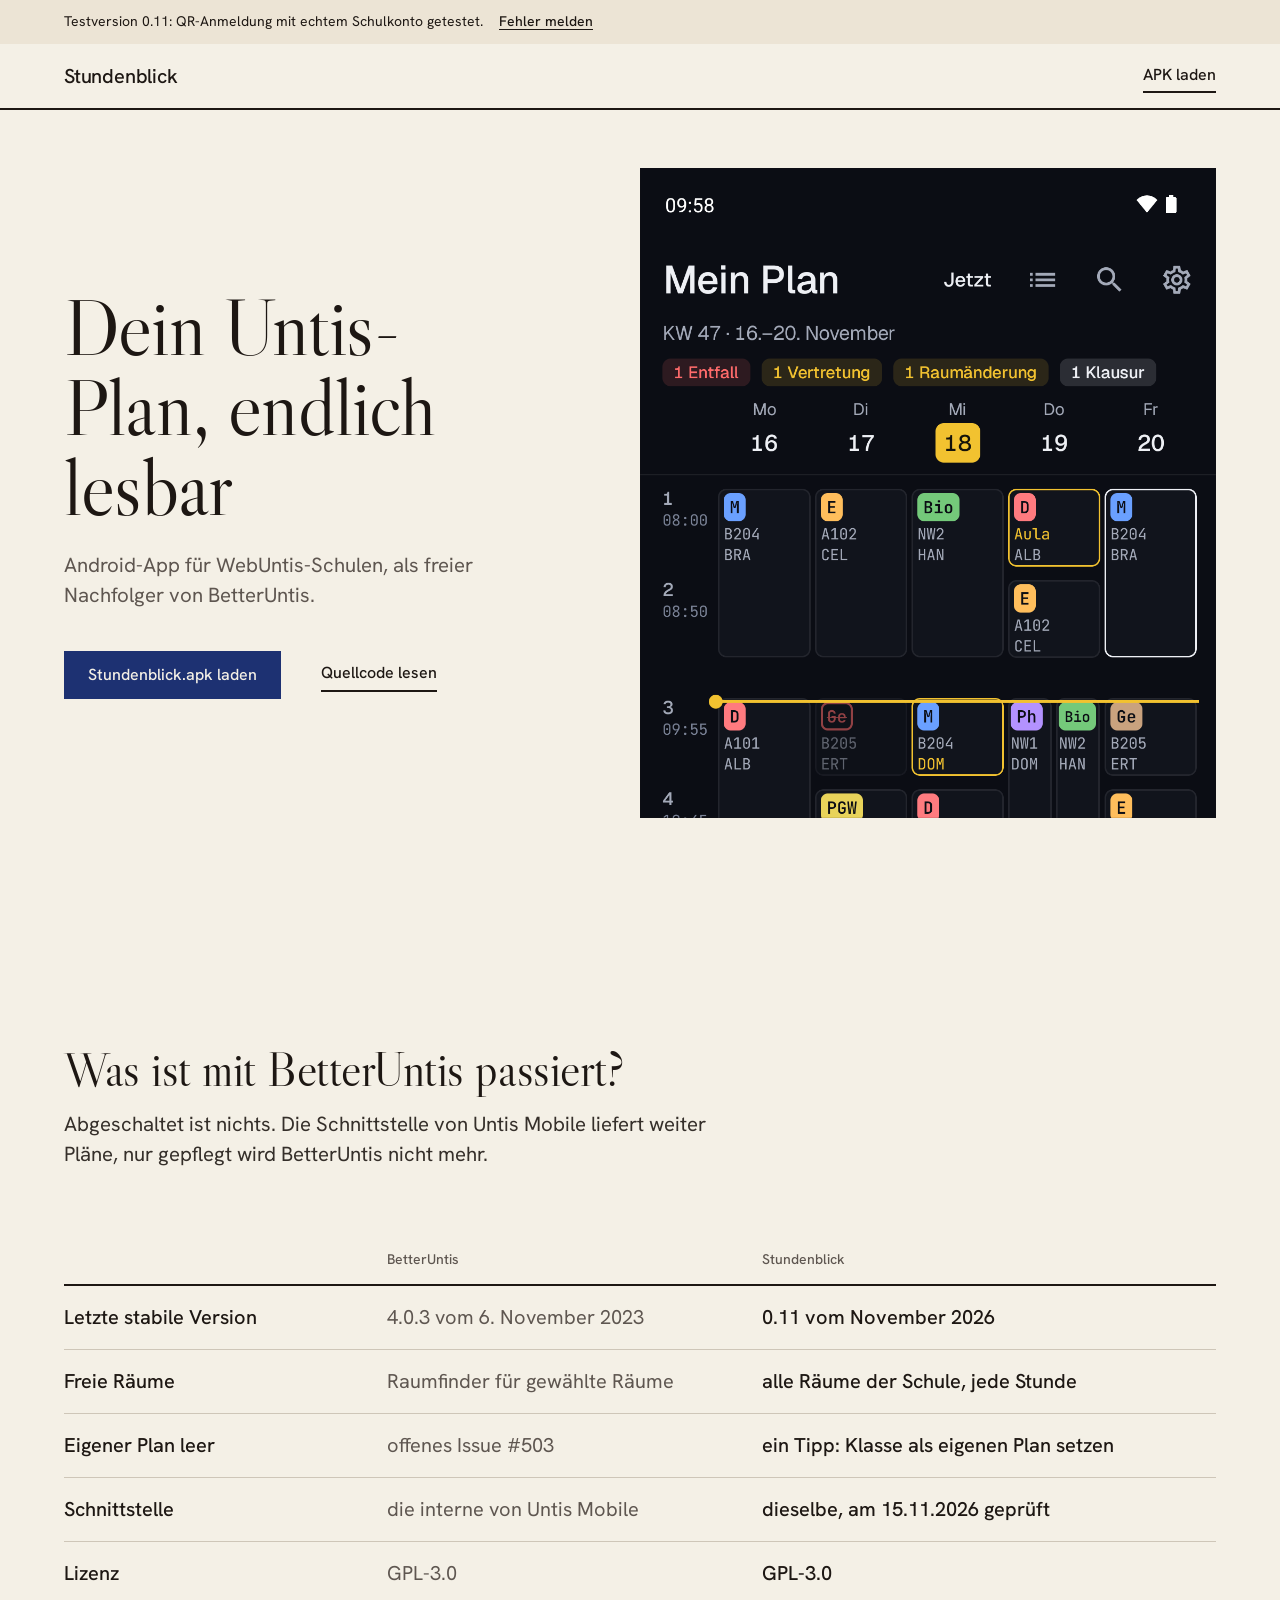
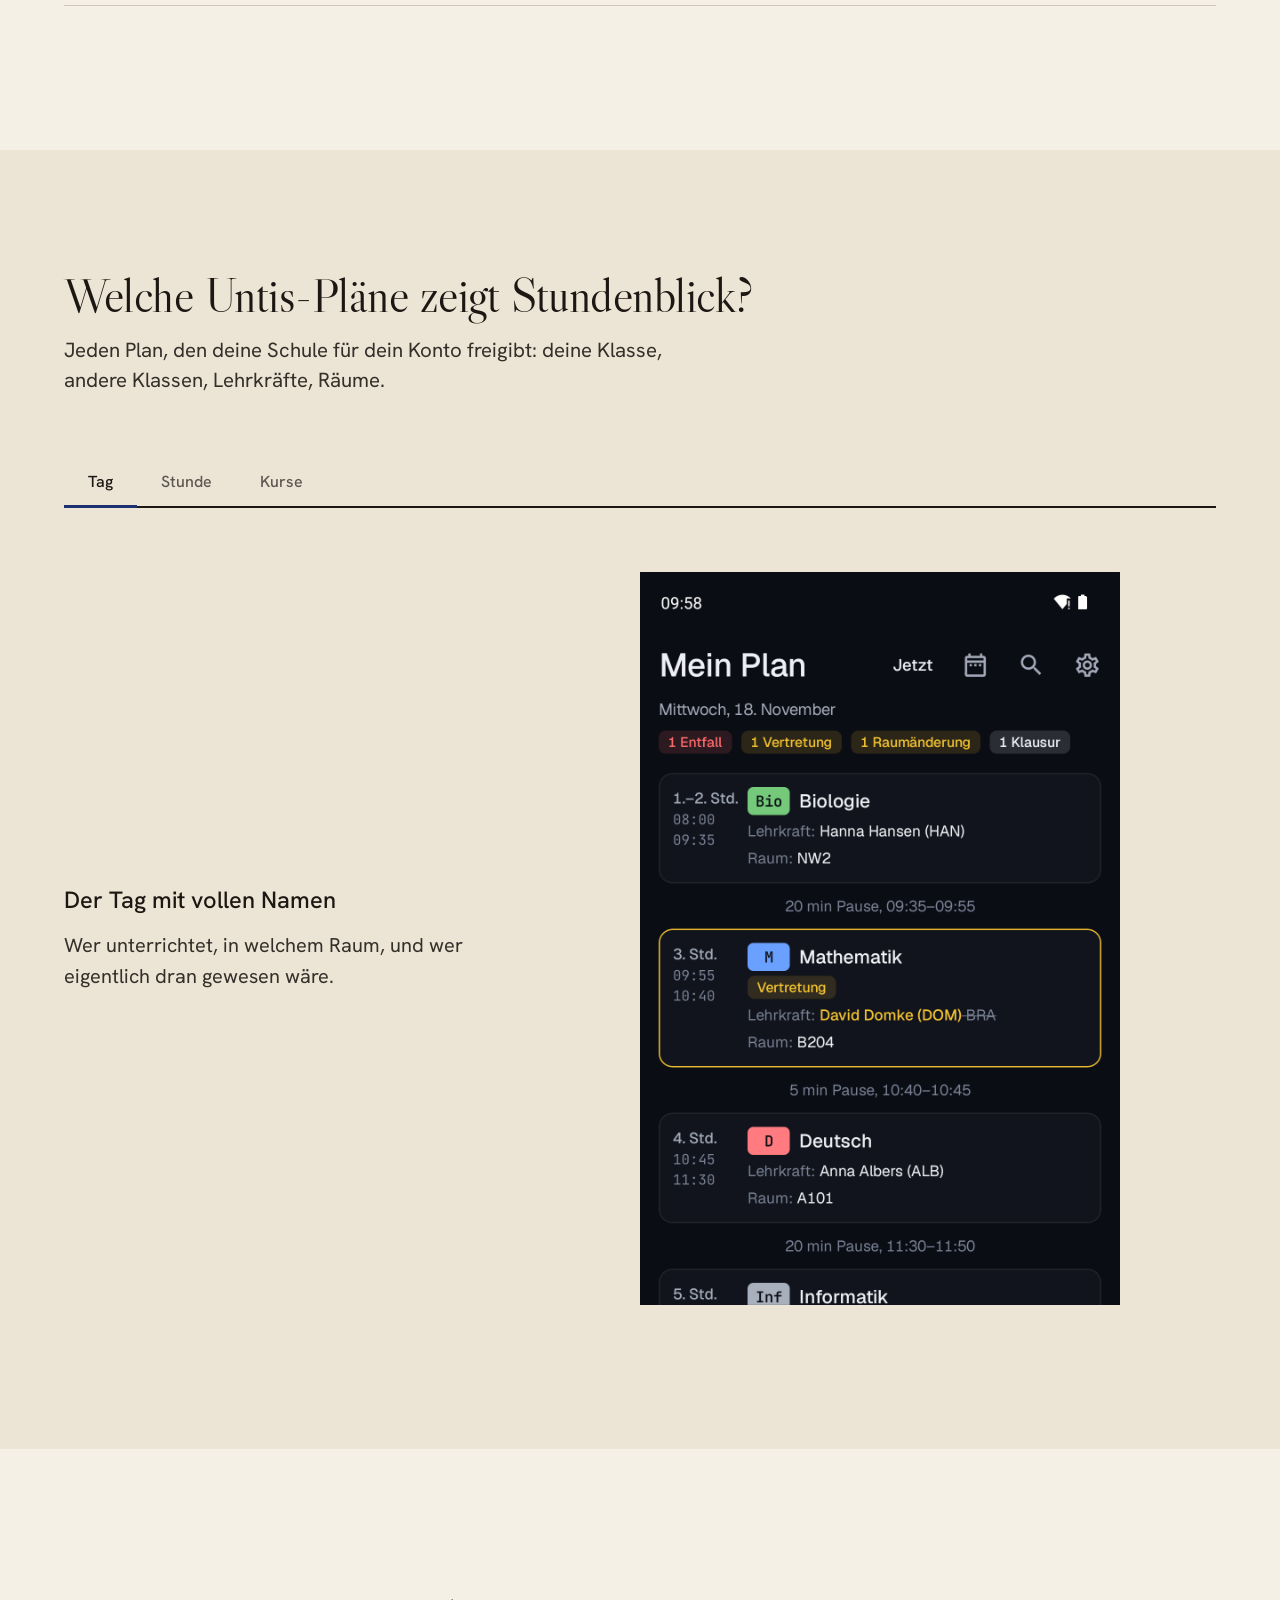
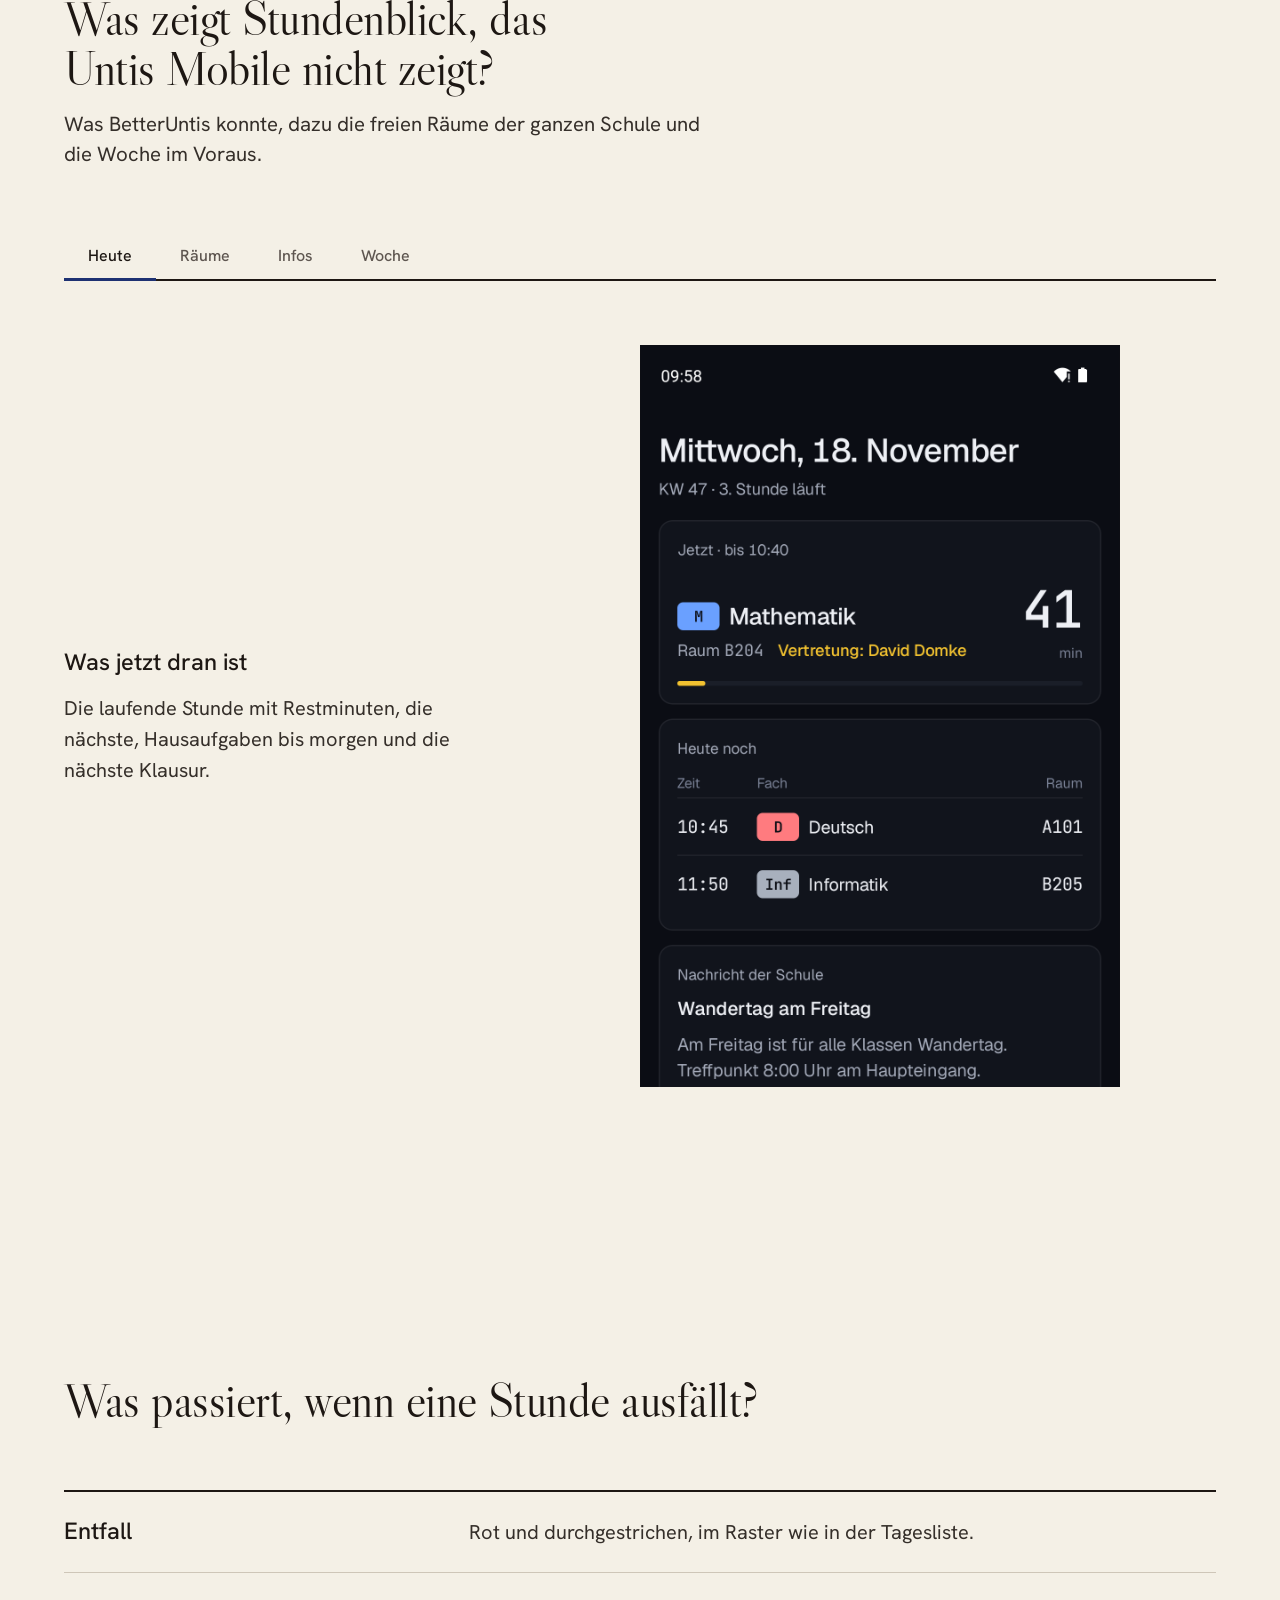
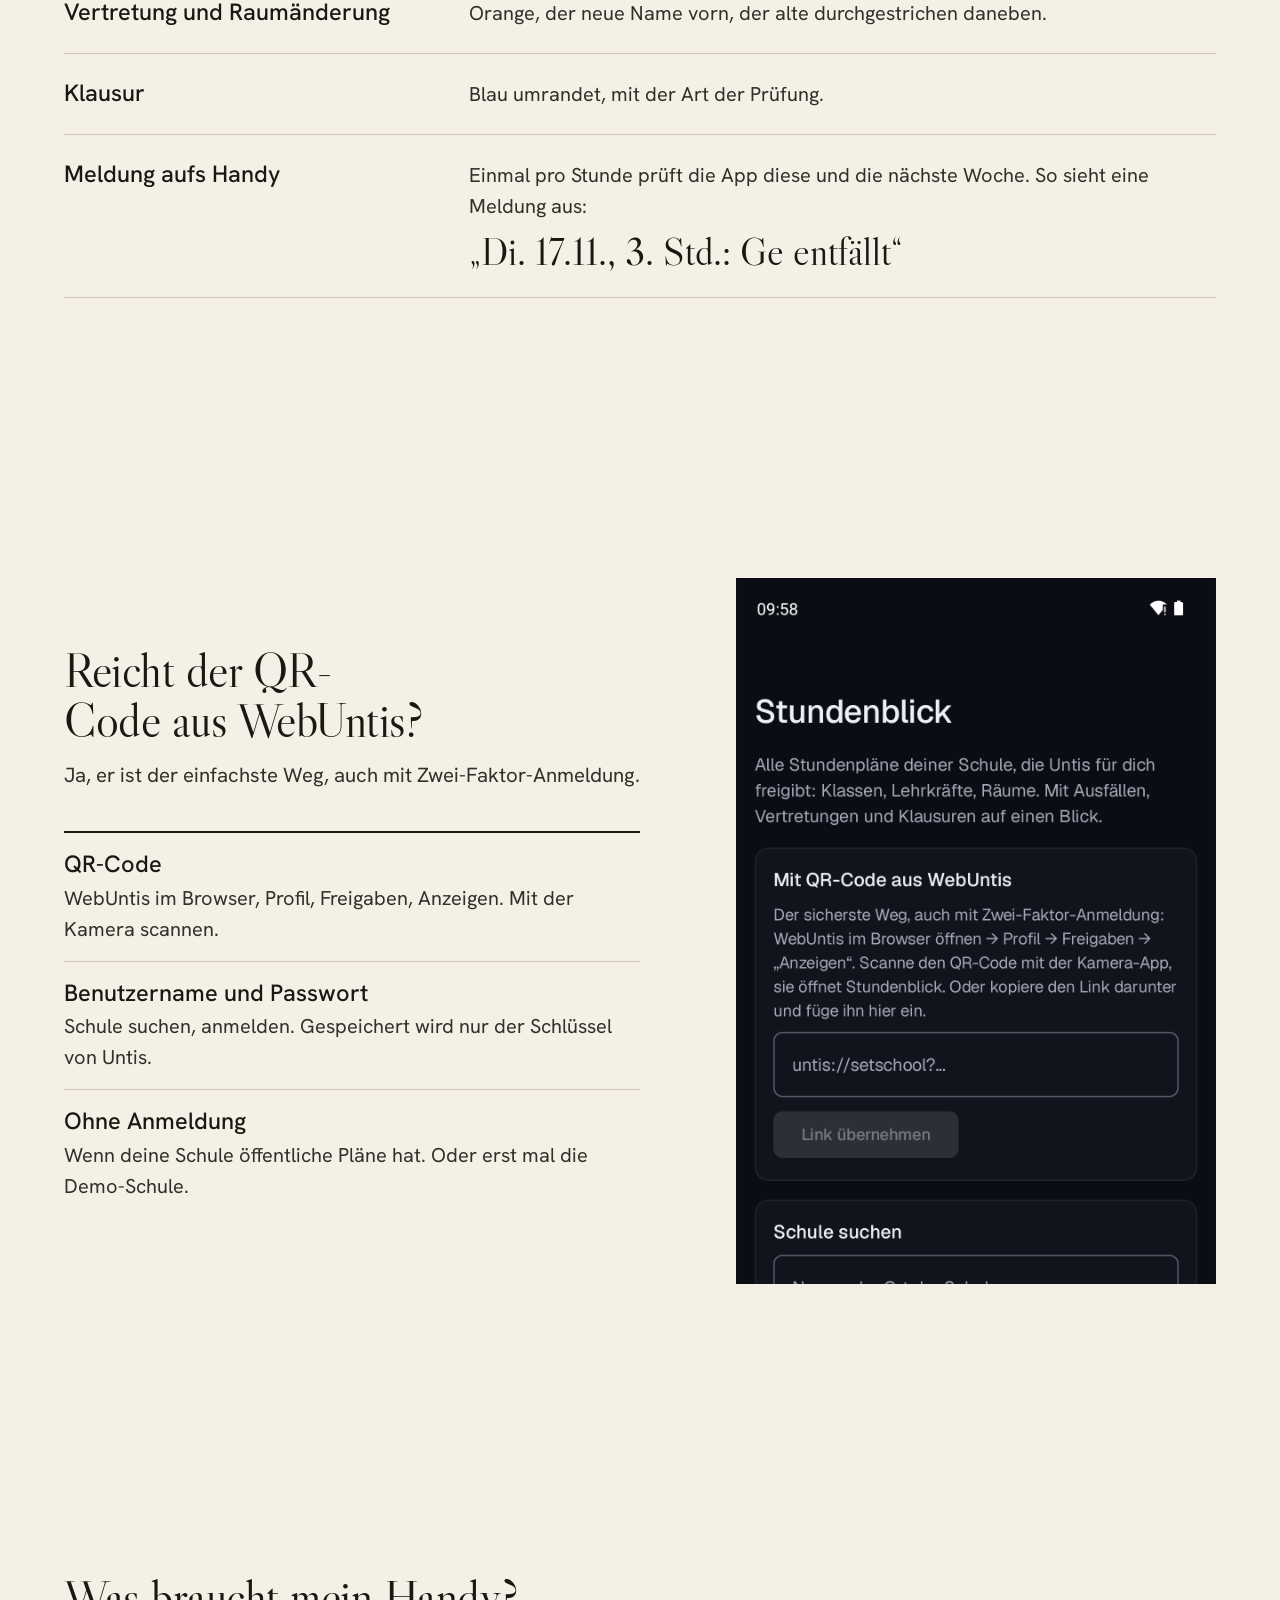
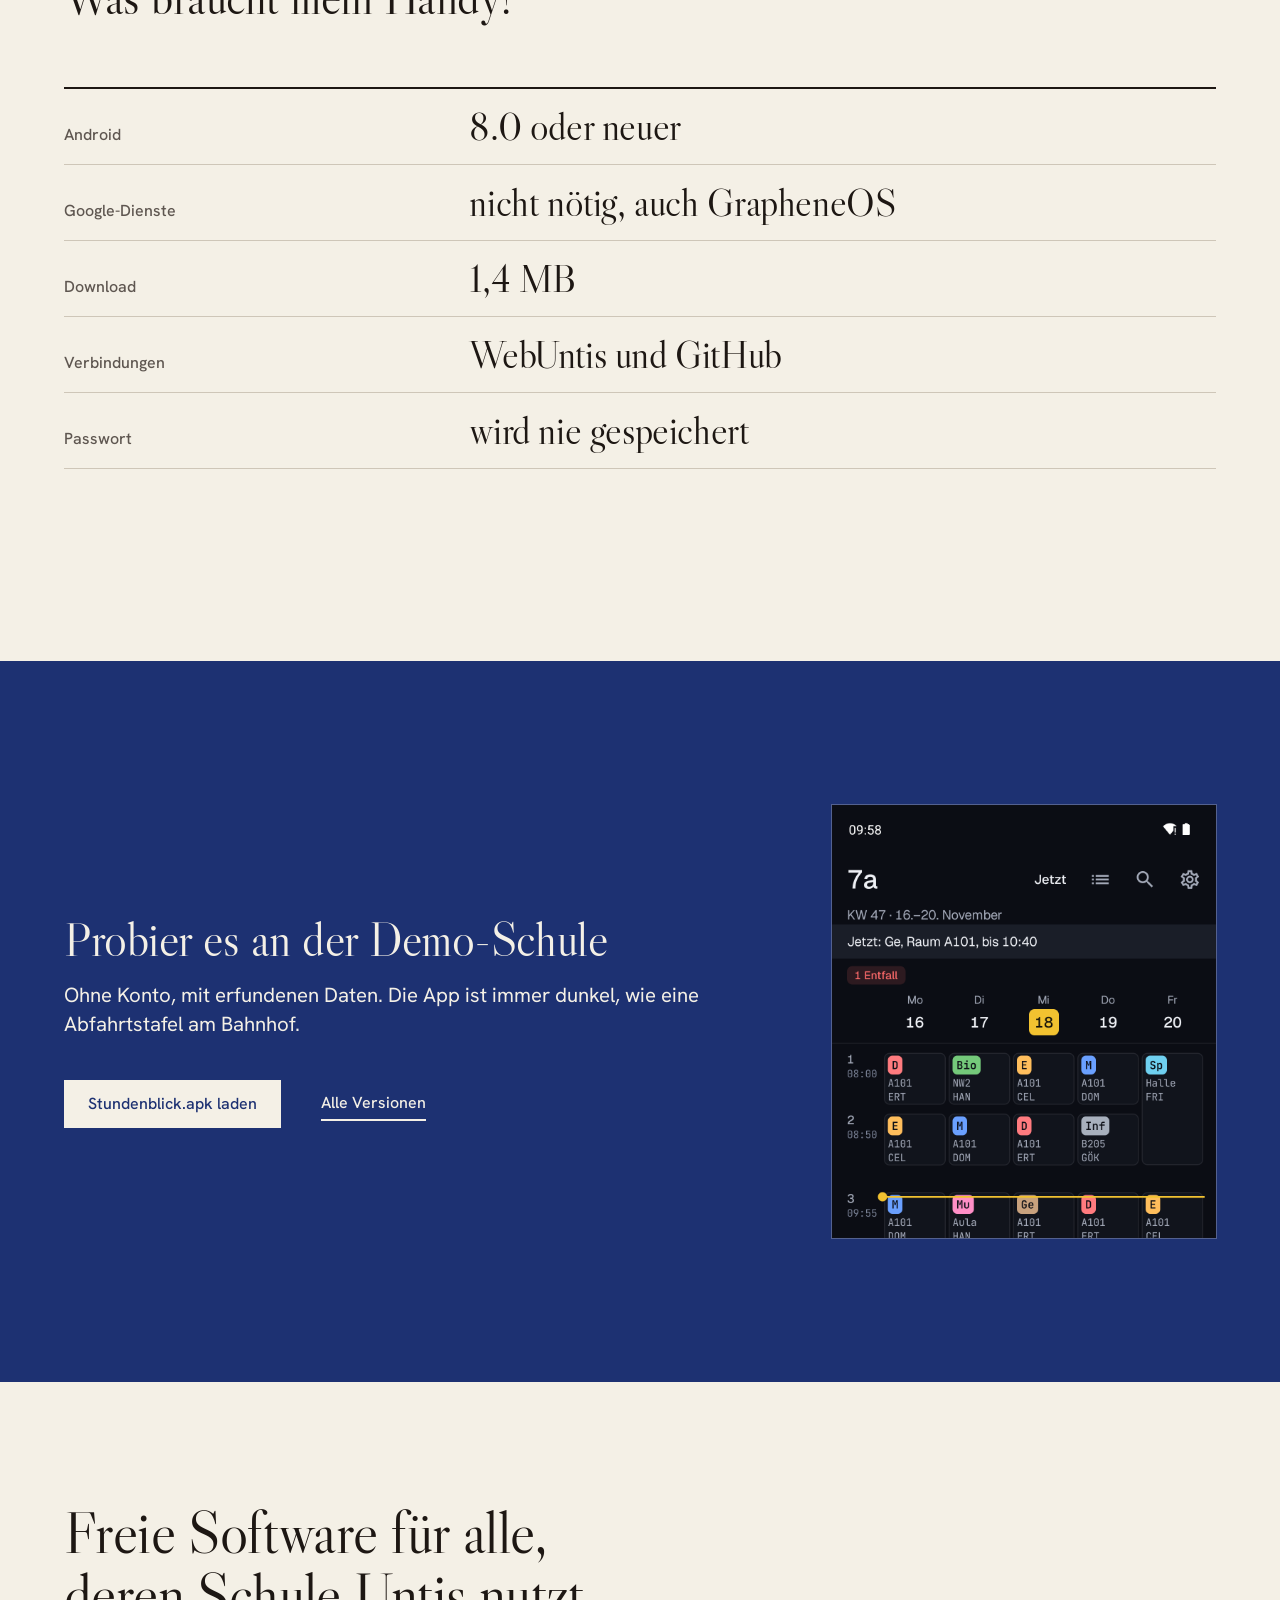
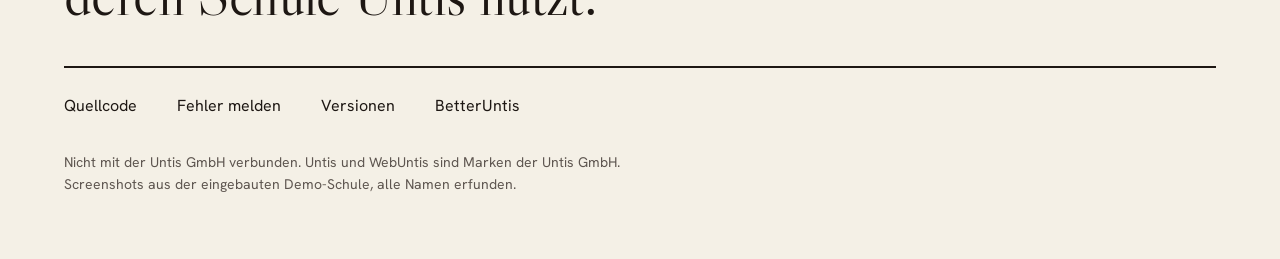
<file: docs/index.html>
<!doctype html>
<html lang="de">
<head>
<meta charset="utf-8">
<meta name="viewport" content="width=device-width, initial-scale=1">
<title>Stundenblick: Untis-Stundenplan-App für Android, Alternative zu BetterUntis</title>
<meta name="description" content="Stundenblick ist eine freie Android-App für WebUntis-Schulen: alle freigegebenen Stundenpläne, Ausfälle und Vertretungen, freie Räume und Klausuren auf einen Blick. Nachfolger von BetterUntis, ohne Tracking.">
<link rel="canonical" href="https://brickystudios.github.io/stundenblick/">
<meta property="og:type" content="website">
<meta property="og:locale" content="de_DE">
<meta property="og:title" content="Stundenblick: dein Untis-Plan, endlich lesbar">
<meta property="og:description" content="Freie Android-App für WebUntis-Schulen. Ausfall, Vertretung, Raumänderung und Klausur farbig markiert. Nachfolger von BetterUntis.">
<meta property="og:url" content="https://brickystudios.github.io/stundenblick/">
<meta property="og:image" content="https://brickystudios.github.io/stundenblick/bilder/social-preview.png">
<meta name="twitter:card" content="summary_large_image">
<meta name="theme-color" content="#4352E0">
<link rel="icon" href="icon.svg" type="image/svg+xml">
<link rel="preconnect" href="https://fonts.googleapis.com">
<link rel="preconnect" href="https://fonts.gstatic.com" crossorigin>
<link href="https://fonts.googleapis.com/css2?family=Libre+Caslon+Display&family=Hanken+Grotesk:wght@400;500&family=DM+Mono:wght@400;500&display=swap" rel="stylesheet">
<link rel="stylesheet" href="style.css">
<script>document.documentElement.classList.add('js');</script>
<script type="application/ld+json">
{
  "@context": "https://schema.org",
  "@type": "SoftwareApplication",
  "name": "Stundenblick",
  "operatingSystem": "Android 8.0+",
  "applicationCategory": "EducationalApplication",
  "description": "Freie Android-App für WebUntis-Schulen: Stundenpläne von Klassen, Lehrkräften und Räumen, Ausfälle und Vertretungen markiert, freie Räume der ganzen Schule, Klausuren, Hausaufgaben und Fehlzeiten, Kursfilter, Offline-Cache, Meldungen bei Änderungen. Nachfolger von BetterUntis.",
  "offers": { "@type": "Offer", "price": "0", "priceCurrency": "EUR" },
  "license": "https://www.gnu.org/licenses/gpl-3.0.html",
  "downloadUrl": "https://github.com/BrickyStudios/stundenblick/releases/latest/download/Stundenblick.apk",
  "codeRepository": "https://github.com/BrickyStudios/stundenblick",
  "inLanguage": "de",
  "screenshot": "https://brickystudios.github.io/stundenblick/bilder/1-woche.png"
}
</script>
<script type="application/ld+json">
{
  "@context": "https://schema.org",
  "@type": "FAQPage",
  "mainEntity": [
    { "@type": "Question", "name": "Was ist mit BetterUntis passiert?",
      "acceptedAnswer": { "@type": "Answer", "text": "Abgeschaltet ist nichts: Die Untis-Schnittstelle, die auch Untis Mobile nutzt, liefert weiter Stundenpläne (geprüft am 15.11.2026). BetterUntis hat aber seit der Version 4.0.3 vom 6. November 2023 keine stabile Version mehr bekommen. Stundenblick ist ein neu geschriebener, freier Nachfolger." } },
    { "@type": "Question", "name": "Welche Untis-Pläne zeigt Stundenblick?",
      "acceptedAnswer": { "@type": "Answer", "text": "Jeden Stundenplan, den deine Schule für dein Konto freigibt: deine Klasse, andere Klassen, Lehrkräfte, Räume und Fächer, als Woche oder Tag, mit Stundeninhalt und Hausaufgaben. Oberstufenkurse, die du nicht hast, lassen sich ausblenden." } },
    { "@type": "Question", "name": "Was zeigt Stundenblick, das Untis Mobile nicht zeigt?",
      "acceptedAnswer": { "@type": "Answer", "text": "Eine Heute-Seite mit Restminuten und nächster Stunde, die freien Räume der ganzen Schule für jede Stunde, ein Info Center mit Klausuren, Hausaufgaben zum Abhaken, Fehlzeiten und Sprechstunden, und die ganze Woche im Voraus, auch wenn die Schule nur den nächsten Tag freigibt." } },
    { "@type": "Question", "name": "Was passiert, wenn eine Stunde ausfällt?",
      "acceptedAnswer": { "@type": "Answer", "text": "Entfall ist rot und durchgestrichen, Vertretung und Raumänderung gelb mit dem alten Namen daneben, Klausuren weiß gerahmt. Einmal pro Stunde prüft die App diese und die nächste Woche und meldet neue Änderungen." } },
    { "@type": "Question", "name": "Reicht der QR-Code aus WebUntis?",
      "acceptedAnswer": { "@type": "Answer", "text": "Ja, der QR-Code aus WebUntis (Profil, Freigaben, Anzeigen) ist der einfachste Weg und klappt auch mit Zwei-Faktor-Anmeldung. Alternativ mit Benutzername und Passwort oder ohne Anmeldung, wenn die Schule öffentliche Pläne hat." } },
    { "@type": "Question", "name": "Was braucht mein Handy?",
      "acceptedAnswer": { "@type": "Answer", "text": "Android 8.0 oder neuer. Google-Dienste sind nicht nötig, die App läuft auch auf GrapheneOS. Das APK ist 1,4 MB groß. Die App spricht nur mit dem WebUntis-Server deiner Schule und für Updates mit GitHub; das Passwort wird nie gespeichert." } }
  ]
}
</script>
</head>
<body>

<div class="banner">
  <div class="container">
    <p>Testversion 0.11: QR-Anmeldung mit echtem Schulkonto getestet.</p>
    <a href="https://github.com/BrickyStudios/stundenblick/issues">Fehler melden</a>
  </div>
</div>
<header class="bar" data-bar>
  <div class="container">
    <a class="wordmark" href="#" aria-label="Stundenblick, zum Anfang">Stundenblick</a>
    <a class="link" href="https://github.com/BrickyStudios/stundenblick/releases/latest/download/Stundenblick.apk"><span>APK laden</span></a>
  </div>
</header>

<main>
  <div class="hero">
    <div class="container">
      <div>
        <h1>Dein Untis-Plan, endlich lesbar</h1>
        <p class="lead">Android-App für WebUntis-Schulen, als freier Nachfolger von BetterUntis.</p>
        <div class="actions">
          <a class="btn" href="https://github.com/BrickyStudios/stundenblick/releases/latest/download/Stundenblick.apk">Stundenblick.apk laden</a>
          <a class="link" href="https://github.com/BrickyStudios/stundenblick"><span>Quellcode lesen</span></a>
        </div>
      </div>
      <figure class="shot" style="aspect-ratio: 1080 / 1218" data-slot="hero" data-kind="product" data-alt="Wochenansicht der App mit Entfall, Vertretung und Klausur">
        <img src="bilder/app/week-crop.png" width="1080" height="1218" fetchpriority="high"
             alt="Wochenansicht der Demo-Schule: Mittwoch gelb markiert, eine gelbe Jetzt-Linie, Geschichte am Dienstag rot durchgestrichen, Mathe am Mittwoch gelb gerahmt mit Vertretung, Donnerstag gelb für eine Raumänderung, Freitag weiß gerahmt für eine Klausur">
      </figure>
    </div>
  </div>

  <section id="betteruntis">
    <div class="container">
      <h2>Was ist mit BetterUntis passiert?</h2>
      <p class="answer">Abgeschaltet ist nichts. Die Schnittstelle von Untis Mobile liefert weiter Pläne, nur gepflegt wird BetterUntis nicht mehr.</p>
      <table class="compare">
        <thead><tr><th scope="col"></th><th scope="col">BetterUntis</th><th scope="col">Stundenblick</th></tr></thead>
        <tbody>
          <tr><th scope="row">Letzte stabile Version</th><td>4.0.3 vom 6. November 2023</td><td>0.11 vom November 2026</td></tr>
          <tr><th scope="row">Freie Räume</th><td>Raumfinder für gewählte Räume</td><td>alle Räume der Schule, jede Stunde</td></tr>
          <tr><th scope="row">Eigener Plan leer</th><td>offenes Issue #503</td><td>ein Tipp: Klasse als eigenen Plan setzen</td></tr>
          <tr><th scope="row">Schnittstelle</th><td>die interne von Untis Mobile</td><td>dieselbe, am 15.11.2026 geprüft</td></tr>
          <tr><th scope="row">Lizenz</th><td>GPL-3.0</td><td>GPL-3.0</td></tr>
        </tbody>
      </table>
    </div>
  </section>

  <section id="ansichten" class="band-sand tight">
    <div class="container">
      <h2>Welche Untis-Pläne zeigt Stundenblick?</h2>
      <p class="answer">Jeden Plan, den deine Schule für dein Konto freigibt: deine Klasse, andere Klassen, Lehrkräfte, Räume.</p>
      <div data-switch>
        <div class="tabs" role="tablist" aria-label="Ansichten">
          <button type="button" role="tab" id="t-tag" aria-controls="p-tag" aria-selected="true">Tag</button>
          <button type="button" role="tab" id="t-stunde" aria-controls="p-stunde" aria-selected="false" tabindex="-1">Stunde</button>
          <button type="button" role="tab" id="t-kurse" aria-controls="p-kurse" aria-selected="false" tabindex="-1">Kurse</button>
        </div>
        <div class="panel" role="tabpanel" id="p-tag" aria-labelledby="t-tag">
          <div><h3>Der Tag mit vollen Namen</h3><p>Wer unterrichtet, in welchem Raum, und wer eigentlich dran gewesen wäre.</p></div>
          <figure class="shot" style="aspect-ratio: 1080 / 1650" data-slot="tag" data-kind="product" data-alt="Tagesansicht"><img src="bilder/app/day-crop.png" width="1080" height="1650" loading="lazy" alt="Tagesansicht mit Pausen: Mathematik mit Vertretung, die alte Lehrkraft durchgestrichen"></figure>
        </div>
        <div class="panel" role="tabpanel" id="p-stunde" aria-labelledby="t-stunde" hidden>
          <div><h3>Jede Stunde im Detail</h3><p>Stundeninhalt und Hausaufgaben, sobald die Lehrkraft sie in WebUntis einträgt.</p></div>
          <figure class="shot" style="aspect-ratio: 1080 / 935" data-slot="stunde" data-kind="product" data-alt="Stunden-Details"><img src="bilder/app/detail-crop.png" width="1080" height="935" loading="lazy" alt="Details einer Mathestunde mit Stundeninhalt und Hausaufgabe"></figure>
        </div>
        <div class="panel" role="tabpanel" id="p-kurse" aria-labelledby="t-kurse" hidden>
          <div><h3>Nur deine Kurse</h3><p>In der Oberstufe wählst du pro Plan ab, welche Fächer du nicht hast.</p></div>
          <figure class="shot" style="aspect-ratio: 1080 / 1600" data-slot="kurse" data-kind="product" data-alt="Kursfilter in den Einstellungen"><img src="bilder/app/kurse-crop.png" width="1080" height="1600" loading="lazy" alt="Einstellungen mit Kursfilter: Biologie und Physik abgewählt"></figure>
        </div>
      </div>
    </div>
  </section>

  <section id="mehr-als-untis">
    <div class="container">
      <h2>Was zeigt Stundenblick, das Untis Mobile nicht zeigt?</h2>
      <p class="answer">Was BetterUntis konnte, dazu die freien Räume der ganzen Schule und die Woche im Voraus.</p>
      <div data-switch>
        <div class="tabs" role="tablist" aria-label="Mehr als Untis">
          <button type="button" role="tab" id="t-heute" aria-controls="p-heute" aria-selected="true">Heute</button>
          <button type="button" role="tab" id="t-raeume" aria-controls="p-raeume" aria-selected="false" tabindex="-1">Räume</button>
          <button type="button" role="tab" id="t-info" aria-controls="p-info" aria-selected="false" tabindex="-1">Infos</button>
          <button type="button" role="tab" id="t-voraus" aria-controls="p-voraus" aria-selected="false" tabindex="-1">Woche</button>
        </div>
        <div class="panel" role="tabpanel" id="p-heute" aria-labelledby="t-heute">
          <div><h3>Was jetzt dran ist</h3><p>Die laufende Stunde mit Restminuten, die nächste, Hausaufgaben bis morgen und die nächste Klausur.</p></div>
          <figure class="shot" style="aspect-ratio: 1080 / 1670" data-slot="heute" data-kind="product" data-alt="Heute-Seite"><img src="bilder/app/heute-crop.png" width="1080" height="1670" loading="lazy" alt="Heute-Seite: Mathematik läuft noch 41 Minuten mit Vertretung, danach Deutsch und Informatik, Nachricht der Schule und Hausaufgaben bis morgen"></figure>
        </div>
        <div class="panel" role="tabpanel" id="p-raeume" aria-labelledby="t-raeume" hidden>
          <div><h3>Welcher Raum gerade frei ist</h3><p>Aus allen Klassenplänen: die freien Räume jeder Stunde, bis wann sie frei sind und wer wo Unterricht hat.</p></div>
          <figure class="shot" style="aspect-ratio: 1080 / 1620" data-slot="raeume" data-kind="product" data-alt="Freie Räume der Schule"><img src="bilder/app/schule-crop.png" width="1080" height="1620" loading="lazy" alt="Schule in der 3. Stunde: 5 von 8 Räumen frei, B205 frei bis 11:50, die anderen bis Schulschluss"></figure>
        </div>
        <div class="panel" role="tabpanel" id="p-info" aria-labelledby="t-info" hidden>
          <div><h3>Klausuren, Hausaufgaben, Fehlzeiten</h3><p>Klausuren mit Countdown, Hausaufgaben zum Abhaken, dazu Sprechstunden und die Nachricht des Tages.</p></div>
          <figure class="shot" style="aspect-ratio: 1080 / 1100" data-slot="info" data-kind="product" data-alt="Klausurenliste"><img src="bilder/app/klausuren-crop.png" width="1080" height="1100" loading="lazy" alt="Klausuren: Mathematik in 5 Tagen, Englisch in 12 Tagen, Biologie in 30 Tagen, jeweils mit Raum"></figure>
        </div>
        <div class="panel" role="tabpanel" id="p-voraus" aria-labelledby="t-voraus" hidden>
          <div><h3>Die Woche, auch wenn die Schule nur morgen zeigt</h3><p>Fehlende Tage kommen blass aus einer früheren Woche, bis die Schule sie freigibt.</p></div>
          <figure class="shot" style="aspect-ratio: 1080 / 1450" data-slot="voraus" data-kind="product" data-alt="Voraussichtliche Woche"><img src="bilder/app/vorschau-crop.png" width="1080" height="1450" loading="lazy" alt="Nächste Woche: Montag bis Mittwoch normal, Donnerstag und Freitag blass mit dem Hinweis voraussichtlich"></figure>
        </div>
      </div>
    </div>
  </section>

  <section id="aenderungen">
    <div class="container">
      <h2>Was passiert, wenn eine Stunde ausfällt?</h2>
      <dl class="rows">
        <div><dt>Entfall</dt><dd>Rot und durchgestrichen, im Raster wie in der Tagesliste.</dd></div>
        <div><dt>Vertretung und Raumänderung</dt><dd>Orange, der neue Name vorn, der alte durchgestrichen daneben.</dd></div>
        <div><dt>Klausur</dt><dd>Blau umrandet, mit der Art der Prüfung.</dd></div>
        <div><dt>Meldung aufs Handy</dt><dd>Einmal pro Stunde prüft die App diese und die nächste Woche. So sieht eine Meldung aus:<span class="sample">„Di. 17.11., 3. Std.: Ge entfällt“</span></dd></div>
      </dl>
    </div>
  </section>

  <section id="anmelden" class="tight">
    <div class="container split">
      <div>
        <h2>Reicht der QR-Code aus WebUntis?</h2>
        <p class="answer">Ja, er ist der einfachste Weg, auch mit Zwei-Faktor-Anmeldung.</p>
        <dl class="ways">
          <div><dt>QR-Code</dt><dd>WebUntis im Browser, Profil, Freigaben, Anzeigen. Mit der Kamera scannen.</dd></div>
          <div><dt>Benutzername und Passwort</dt><dd>Schule suchen, anmelden. Gespeichert wird nur der Schlüssel von Untis.</dd></div>
          <div><dt>Ohne Anmeldung</dt><dd>Wenn deine Schule öffentliche Pläne hat. Oder erst mal die Demo-Schule.</dd></div>
        </dl>
      </div>
      <figure class="shot" style="aspect-ratio: 1080 / 1590" data-slot="anmelden" data-kind="product" data-alt="Anmeldebildschirm"><img src="bilder/app/login-crop.png" width="1080" height="1590" loading="lazy" alt="Anmeldung: QR-Link einfügen oder Schule suchen"></figure>
    </div>
  </section>

  <section id="handy" class="loose">
    <div class="container">
      <h2>Was braucht mein Handy?</h2>
      <dl class="spec">
        <div><dt>Android</dt><dd>8.0 oder neuer</dd></div>
        <div><dt>Google-Dienste</dt><dd>nicht nötig, auch GrapheneOS</dd></div>
        <div><dt>Download</dt><dd>1,4&nbsp;MB</dd></div>
        <div><dt>Verbindungen</dt><dd>WebUntis und GitHub</dd></div>
        <div><dt>Passwort</dt><dd>wird nie gespeichert</dd></div>
      </dl>
    </div>
  </section>

  <section id="laden" class="band-indigo">
    <div class="container split">
      <div>
        <h2>Probier es an der Demo-Schule</h2>
        <p class="answer">Ohne Konto, mit erfundenen Daten. Die App ist immer dunkel, wie eine Abfahrtstafel am Bahnhof.</p>
        <div class="actions">
          <a class="btn" href="https://github.com/BrickyStudios/stundenblick/releases/latest/download/Stundenblick.apk">Stundenblick.apk laden</a>
          <a class="link" href="https://github.com/BrickyStudios/stundenblick/releases"><span>Alle Versionen</span></a>
        </div>
      </div>
      <figure class="shot" style="aspect-ratio: 1080 / 1218" data-slot="dunkel" data-kind="product" data-alt="Plan einer anderen Klasse"><img src="bilder/app/dark-crop.png" width="1080" height="1218" loading="lazy" alt="Wochenplan der Klasse 7a, darüber die Stunde, die die Klasse gerade hat"></figure>
    </div>
  </section>
</main>

<footer>
  <div class="container">
    <p class="closing">Freie Software für alle, deren Schule Untis nutzt.</p>
    <nav class="foot-links" aria-label="Links">
      <a href="https://github.com/BrickyStudios/stundenblick">Quellcode</a>
      <a href="https://github.com/BrickyStudios/stundenblick/issues">Fehler melden</a>
      <a href="https://github.com/BrickyStudios/stundenblick/releases">Versionen</a>
      <a href="https://github.com/SapuSeven/BetterUntis">BetterUntis</a>
    </nav>
    <p class="legal">Nicht mit der Untis GmbH verbunden. Untis und WebUntis sind Marken der Untis GmbH. Screenshots aus der eingebauten Demo-Schule, alle Namen erfunden.</p>
  </div>
</footer>

<script>
(() => {
  // tabs: arrow keys move, Enter or click selects; without script every panel shows in order
  document.querySelectorAll('[data-switch]').forEach((sw) => {
    const tabs = [...sw.querySelectorAll('[role="tab"]')];
    const pick = (t) => tabs.forEach((x) => {
      const on = x === t;
      x.setAttribute('aria-selected', on);
      x.tabIndex = on ? 0 : -1;
      document.getElementById(x.getAttribute('aria-controls')).hidden = !on;
    });
    tabs.forEach((t, i) => {
      t.addEventListener('click', () => pick(t));
      t.addEventListener('keydown', (e) => {
        const d = e.key === 'ArrowRight' ? 1 : e.key === 'ArrowLeft' ? -1 : 0;
        if (!d) return;
        const n = tabs[(i + d + tabs.length) % tabs.length];
        pick(n);
        n.focus();
      });
    });
  });
  // the bar slides away while scrolling down and returns on the way up
  const bar = document.querySelector('[data-bar]');
  let last = scrollY, queued = false;
  addEventListener('scroll', () => {
    if (queued) return;
    queued = true;
    requestAnimationFrame(() => {
      const y = scrollY;
      bar.classList.toggle('is-away', y > last && y > 200 && !bar.contains(document.activeElement));
      last = y;
      queued = false;
    });
  }, { passive: true });
})();
</script>
<script>window.hallmarkSlots = (m) => { for (const [k, v] of Object.entries(m)) { const s = document.querySelector(`[data-slot="${k}"]`); if (!s) continue; const im = new Image(); im.src = typeof v === 'string' ? v : v.src; im.alt = (typeof v === 'object' && v.alt) || s.dataset.alt || ''; s.querySelectorAll(':scope > img').forEach((o) => o.remove()); s.prepend(im); } };
document.querySelectorAll('[data-slot] img').forEach((i) => { if (i.complete && !i.naturalWidth) i.remove(); else i.addEventListener('error', () => i.remove(), { once: true }); });</script>
</body>
</html>
</file>
<file: docs/style.css>
/* Hallmark · shape: Conversational FAQ · genre: editorial · theme: Loom (deal 1/3, seed projekt-website-eine-android-stundenplan-app-webuntis-schulen-83ff·d1d78cad·2026-11-15·r0) · job: try · draw: f2fd4d
 * hero: Stage · nav: banner over a retracting bar · footer: statement (swapped from index columns: no real sitemap) · imagery: screenshots 6 (emulator, demo school) · signature: the real week grid with cancelled, substituted and exam lessons marked · loom: ecru
 * axes: light/roman-serif/cool · posture: committed · contrast: pass · fold: pass · v2.0.0 */
/* Hallmark · finish-review: subagent · 8 findings · 8 resolved (crops at row gaps, week shown once, phone table heads, one-line tabs, hero gap, owned questions, list scale, date once) · gap: none */
/* Hallmark · dismissed 23 · one indigo band at the close, the one band Loom allows, posture committed is declared above */
/* Hallmark · pre-emit critique: P4 H4 E4 S5 R4 V4 · weakest: P, a FAQ page argues little; every answer leads with a checked fact (dates, the 15.11. API test, the APK size) */
@import url("./tokens.css");
@import url("./base.css");

/* product captures keep their true colours: the theme's photo treatment is for photographs */
[data-kind="product"] > img { filter: none; object-position: 50% 0; outline: 1px solid color-mix(in oklab, var(--color-ink) 10%, transparent); outline-offset: -1px; }

h3 { font-family: var(--font-body); font-weight: 500; line-height: 1.25; letter-spacing: 0; }
p { margin: 0; text-wrap: pretty; }
a { color: inherit; }

.grid { display: grid; grid-template-columns: repeat(12, minmax(0, 1fr)); column-gap: var(--gap-columns); }

/* controls */
.btn { display: inline-flex; align-items: center; min-height: 48px; padding: 0 var(--space-lg); border: 0; border-radius: var(--radius-pill); background: var(--color-accent); color: var(--color-accent-ink); font: 500 var(--text-md)/1 var(--font-body); white-space: nowrap; text-decoration: none; cursor: pointer; transition: background-color var(--dur-short) var(--ease-out), transform var(--dur-micro) var(--ease-out); }
.btn:hover { background: var(--color-accent-2); }
.btn:active { transform: translateY(1px); }
.btn:focus-visible { outline: 2px solid var(--color-focus); outline-offset: 3px; }
.btn:disabled, .tabs button:disabled { opacity: 0.55; cursor: not-allowed; transform: none; }
.link { display: inline-flex; align-items: center; min-height: 44px; font-weight: 500; text-decoration: none; white-space: nowrap; }
.link > span { padding-block: var(--space-2xs); border-bottom: 2px solid currentColor; transition: border-color var(--dur-short) var(--ease-out); }
.link:hover > span { border-color: var(--color-accent); }
.link:focus-visible { outline: 2px solid var(--color-focus); outline-offset: 3px; }
.link:active > span { border-color: var(--color-accent-2); }
.actions { display: flex; flex-wrap: wrap; align-items: center; gap: var(--space-md) var(--space-xl); }

/* banner and the bar that retracts on scroll */
.banner { background: var(--color-paper-2); font-size: var(--text-sm); }
.banner .container { display: flex; flex-wrap: wrap; gap: var(--space-2xs) var(--space-md); align-items: center; min-height: 44px; }
.banner a { font-weight: 500; text-underline-offset: 3px; }
.banner a:hover { color: var(--color-accent); }
.banner a:focus-visible { outline: 2px solid var(--color-focus); outline-offset: 2px; }
.bar { position: sticky; top: 0; z-index: var(--z-sticky-nav); background: var(--color-paper); border-bottom: var(--rule-ink) solid var(--color-rule-ink); transition: transform var(--dur-short) var(--ease-out); }
.bar.is-away { transform: translateY(-100%); }
.bar .container { display: flex; justify-content: space-between; align-items: center; min-height: 64px; }
.wordmark { font: 500 var(--text-lg)/1 var(--font-body); letter-spacing: -0.01em; text-decoration: none; }
.wordmark:focus-visible { outline: 2px solid var(--color-focus); outline-offset: 4px; }

/* hero: Stage */
.hero .container { display: grid; grid-template-columns: minmax(0, 5fr) minmax(0, 6fr); gap: var(--space-3xl); align-items: center; min-height: calc(100dvh - 110px); padding-block: var(--space-xl) var(--space-2xl); }
.hero h1 { max-width: 12ch; line-height: 1; }
.hero .lead { margin-top: var(--space-lg); color: var(--color-muted); }
.hero .actions { margin-top: var(--space-xl); }
.shot { width: 100%; margin: 0; border-radius: var(--radius-card); }
.hero .shot { align-self: center; }

section { padding-block: var(--section-gap); }
section.tight { padding-top: var(--section-gap-s); }
section.loose { padding-bottom: var(--section-gap-l); }
.answer { margin-top: var(--space-md); max-width: 60ch; font-size: var(--text-lead); line-height: 1.45; color: var(--color-ink-2); }
.answer a { font-weight: 500; text-underline-offset: 4px; }
.answer a:hover { color: var(--color-accent); }
.answer a:focus-visible { outline: 2px solid var(--color-focus); outline-offset: 2px; }

/* BetterUntis beside Stundenblick: one table, the ink rule under the head */
.compare { width: 100%; margin-top: var(--space-2xl); border-collapse: collapse; font-size: var(--text-lg); }
.compare th, .compare td { padding: var(--space-md) var(--space-lg) var(--space-md) 0; text-align: left; vertical-align: top; border-bottom: var(--rule-hair) solid var(--color-rule); }
.compare thead th { font: 500 var(--text-sm)/1.3 var(--font-body); color: var(--color-muted); border-bottom: var(--rule-ink) solid var(--color-rule-ink); white-space: nowrap; }
.compare tbody th { width: 28%; font-weight: 500; }
.compare td:last-child { color: var(--color-ink); font-weight: 500; }
.compare td:nth-child(2) { color: var(--color-muted); }

/* the switcher: one screen at a time */
.band-sand { background: var(--color-paper-2); }
.tabs { display: flex; flex-wrap: wrap; gap: 0; margin-top: var(--space-2xl); border-bottom: var(--rule-ink) solid var(--color-rule-ink); }
.tabs button { min-height: 48px; padding: 0 var(--space-lg); border: 0; background: transparent; color: var(--color-muted); font: 500 var(--text-md)/1 var(--font-body); cursor: pointer; border-bottom: 3px solid transparent; margin-bottom: calc(-1 * var(--space-3xs)); transition: color var(--dur-short) var(--ease-out), border-color var(--dur-short) var(--ease-out); }
.tabs button:hover { color: var(--color-ink); }
.tabs button[aria-selected="true"] { color: var(--color-ink); border-bottom-color: var(--color-accent); }
.tabs button:focus-visible { outline: 2px solid var(--color-focus); outline-offset: -2px; }
.tabs button:active { color: var(--color-accent); }
html:not(.js) .tabs { display: none; }
.panel { display: grid; grid-template-columns: minmax(0, 5fr) minmax(0, 6fr); gap: var(--space-3xl); align-items: center; padding-top: var(--space-2xl); }
.panel h3 { font-size: var(--text-title); }
.panel p { margin-top: var(--space-md); font-size: var(--text-lg); color: var(--color-ink-2); max-width: 40ch; }
.panel .shot { max-width: 30rem; }
.js .panel[hidden] { display: none; }

/* changes as ruled rows */
.rows { margin-top: var(--space-2xl); border-top: var(--rule-ink) solid var(--color-rule-ink); }
.rows > div { display: grid; grid-template-columns: minmax(0, 4fr) minmax(0, 8fr); column-gap: var(--gap-columns); align-items: baseline; padding-block: var(--space-lg); border-bottom: var(--rule-hair) solid var(--color-rule); }
.rows dt { font: 500 var(--text-title)/1.25 var(--font-body); }
.rows dd { margin: 0; font-size: var(--text-lg); color: var(--color-ink-2); }
.rows .sample { display: block; margin-top: var(--space-xs); font-family: var(--font-display); font-size: var(--text-3xl); line-height: 1.1; color: var(--color-ink); }

/* login: split */
.split { display: grid; grid-template-columns: minmax(0, 6fr) minmax(0, 5fr); gap: var(--space-3xl); align-items: center; }
.ways { margin: var(--space-xl) 0 0; }
.ways > div { padding-block: var(--space-md); border-top: var(--rule-hair) solid var(--color-rule); }
.ways > div:first-child { border-top: var(--rule-ink) solid var(--color-rule-ink); }
.ways dt { font: 500 var(--text-title)/1.25 var(--font-body); }
.ways dd { margin: var(--space-2xs) 0 0; font-size: var(--text-lg); color: var(--color-ink-2); }
.split .shot { max-width: 30rem; justify-self: end; }

/* phone needs: the specification sheet */
.spec { margin-top: var(--space-2xl); border-top: var(--rule-ink) solid var(--color-rule-ink); }
.spec > div { display: grid; grid-template-columns: minmax(0, 4fr) minmax(0, 8fr); column-gap: var(--gap-columns); align-items: baseline; padding-block: var(--space-md); border-bottom: var(--rule-hair) solid var(--color-rule); }
.spec dt { font-weight: 500; color: var(--color-muted); }
.spec dd { margin: 0; font: var(--display-weight) var(--text-3xl)/1.1 var(--font-display); letter-spacing: var(--tracking-display); }

/* the close: indigo band with the download beside the dark screen */
.band-indigo { background: var(--color-accent); color: var(--color-accent-ink); }
.band-indigo .split { grid-template-columns: minmax(0, 7fr) minmax(0, 4fr); }
.band-indigo .answer { color: var(--color-accent-ink); }
.band-indigo .btn { background: var(--color-paper); color: var(--color-accent); }
.band-indigo .btn:hover { background: var(--color-paper-2); }
.band-indigo :focus-visible { outline-color: var(--color-accent-ink); }
.band-indigo .actions { margin-top: var(--space-xl); }
.band-indigo .shot { outline: 1px solid color-mix(in oklab, var(--color-accent-ink) 25%, transparent); }

/* footer: one closing sentence, the links beneath */
footer { padding-block: var(--section-gap-s) var(--space-2xl); }
.closing { font: var(--display-weight) var(--text-display-s)/1.05 var(--font-display); letter-spacing: var(--tracking-display); max-width: 20ch; text-wrap: balance; overflow-wrap: break-word; min-width: 0; }
.foot-links { display: flex; flex-wrap: wrap; gap: var(--space-xs) var(--space-xl); margin-top: var(--space-xl); padding-top: var(--space-md); border-top: var(--rule-ink) solid var(--color-rule-ink); }
.foot-links a { min-height: 44px; display: inline-flex; align-items: center; text-decoration: none; }
.foot-links a:hover { color: var(--color-accent); }
.foot-links a:focus-visible { outline: 2px solid var(--color-focus); outline-offset: 2px; }
.legal { margin-top: var(--space-lg); font-size: var(--text-sm); color: var(--color-muted); max-width: 70ch; }

@media (max-width: 60rem) {
  .hero .container, .panel, .split, .band-indigo .split { grid-template-columns: minmax(0, 1fr); gap: var(--space-xl); }
  .hero .container { min-height: 0; }
  .panel .shot, .split .shot { max-width: 28rem; justify-self: start; }
  .tabs button { padding: 0 var(--space-md); }
  .rows > div, .spec > div { grid-template-columns: minmax(0, 1fr); row-gap: var(--space-2xs); }
  .compare thead tr { display: grid; grid-template-columns: minmax(0, 1fr) minmax(0, 1fr); column-gap: var(--space-md); border-bottom: var(--rule-ink) solid var(--color-rule-ink); }
  .compare thead th { padding-block: var(--space-xs); border: 0; }
  .compare thead th:first-child { display: none; }
  .compare tr { display: grid; grid-template-columns: minmax(0, 1fr) minmax(0, 1fr); column-gap: var(--space-md); padding-block: var(--space-md); border-bottom: var(--rule-hair) solid var(--color-rule); }
  .compare th, .compare td { padding: 0; border: 0; }
  .compare tbody th { grid-column: 1 / -1; width: auto; margin-bottom: var(--space-2xs); }
}

@media (prefers-reduced-motion: reduce) {
  .btn, .link > span, .bar, .tabs button { transition: none; }
  .bar.is-away { transform: none; }
}
</file>
